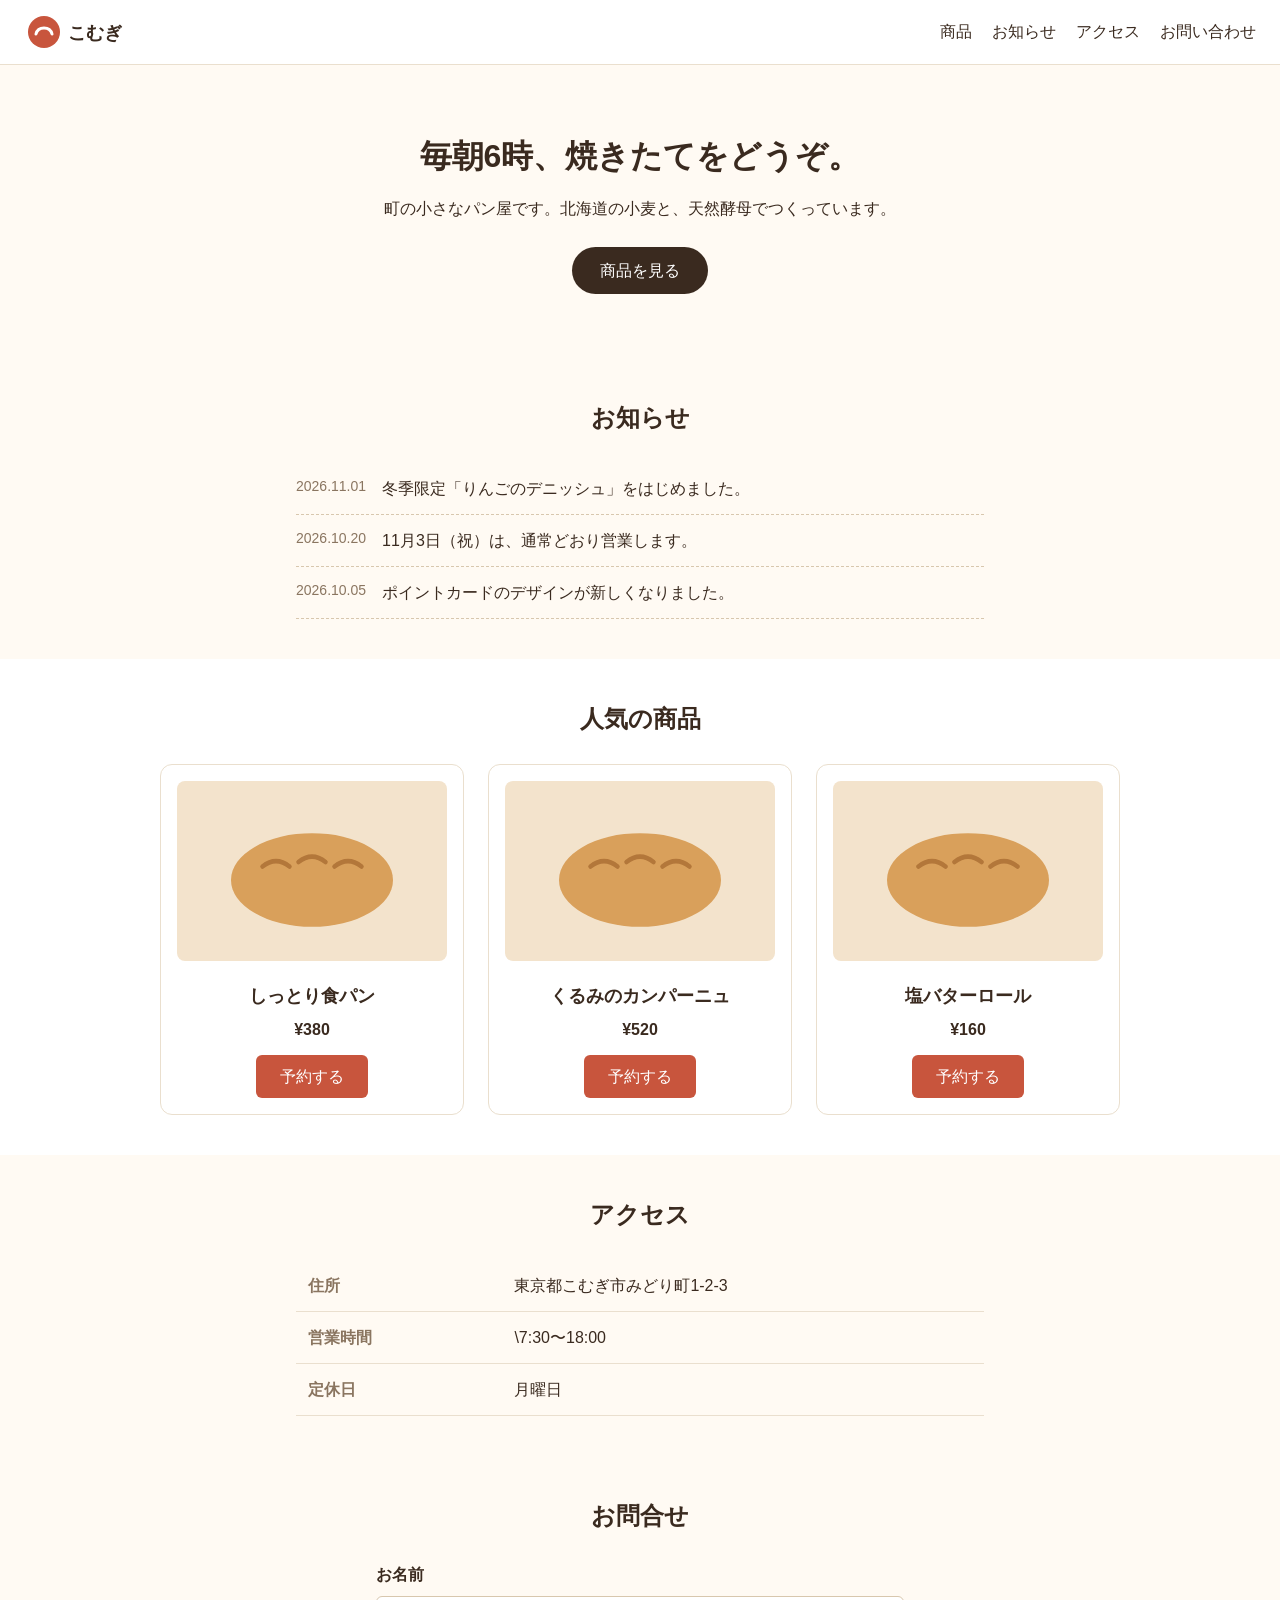
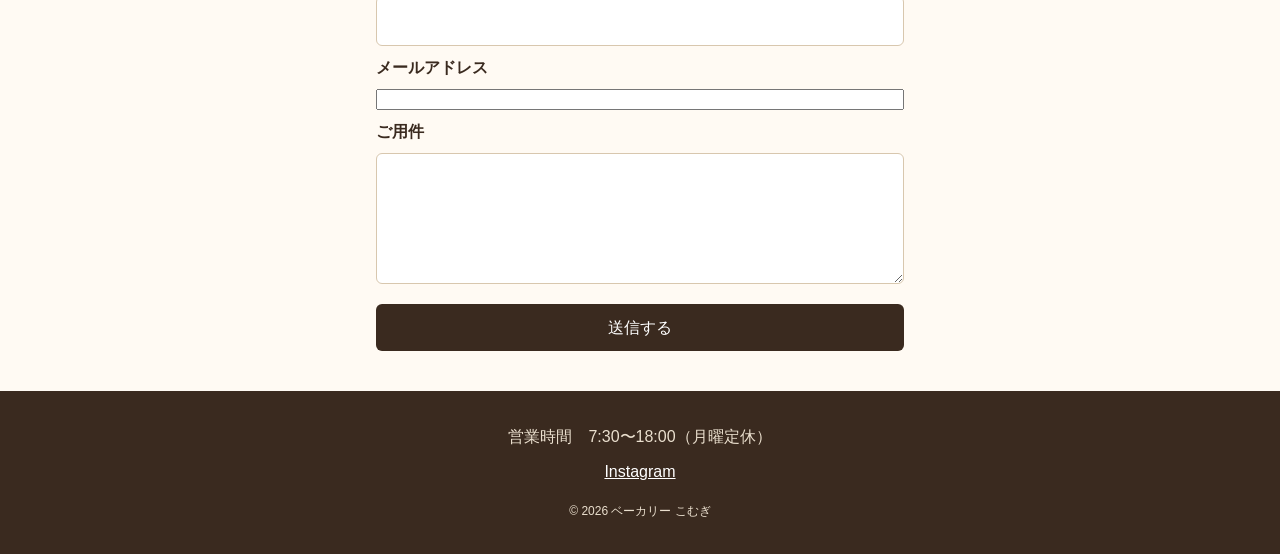
<file: index.html>
<!DOCTYPE html>
<html lang="ja">
<head>
  <meta charset="UTF-8">
  <meta name="viewport" content="width=device-width, initial-scale=1.0">
  <title>Document</title>
  <link rel="stylesheet" href="css/style.css">
</head>
<body>
  <header class="site-header">
    <img class="site-header__logo" src="img/logo.svg" alt="ベーカリー こむぎ">
    <nav>
      <ul class="site-header__nav">
        <li><a class="site-header__link" href="#products">商品</a></li>
        <li><a class="site-header__link" href="#news">お知らせ</a></li>
        <li><a class="site-header__link" href="#access">アクセス</a></li>
        <li><a class="site-header__link" href="#contact">お問い合わせ</a></li>
      </ul>
    </nav>
  </header>

  <div class="hero">
    <h1 class="hero__title">毎朝6時、焼きたてをどうぞ。</h1>
    <p class="hero__text">町の小さなパン屋です。北海道の小麦と、天然酵母でつくっています。</p>
    <a class="hero__button" href="#products">商品を見る</a>
  </div>

  <section class="news" id="news">
    <h2 class="section-title">お知らせ</h2>
    <ul class="newsList">
      <li class="newsList-item"><span class="date">2026.11.01</span><span class="text">冬季限定「りんごのデニッシュ」をはじめました。</span></li>
      <li class="newsList-item"><span class="date">2026.10.20</span><span class="text">11月3日（祝）は、通常どおり営業します。</span></li>
      <li class="newsList-item"><span class="date">2026.10.05</span><span class="text">ポイントカードのデザインが新しくなりました。</span></li>
    </ul>
  </section>

  <section class="products" id="products">
    <h2 class="section-title">人気の商品</h2>
    <div class="products__list">
      <div class="product-card">
        <img class="product-card__image" src="img/bread.svg">
        <h3 class="product-card__name">しっとり食パン</h3>
        <p class="product-card__price">¥380</p>
        <a class="product-card__button" href="#contact">予約する</a>
      </div>
      <div class="product-card">
        <img class="product-card__image" src="img/bread.svg">
        <h3 class="product-card__name">くるみのカンパーニュ</h3>
        <p class="product-card__price">¥520</p>
        <a class="product-card__button" href="#contact">予約する</a>
      </div>
      <div class="product-card">
        <img class="product-card__image" src="img/bread.svg">
        <h3 class="product-card__name">塩バターロール</h3>
        <p class="product-card__price">¥160</p>
        <a class="product-card__button" href="#contact">予約する</a>
      </div>
    </div>
    </div>
  </section>

  <section class="access" id="access">
    <h2 class="section-title">アクセス</h2>
    <table class="access__table">
      <tr><th>住所</th><td>東京都こむぎ市みどり町1-2-3</td></tr>
      <tr><th>営業時間</th><td>\7:30〜18:00</td></tr>
      <tr><th>定休日</th><td>月曜日</td></tr>
    </table>
  </section>

  <section class="contact" id="contact">
    <h2 class="section-title">お問合せ</h2>
    <form class="contact__form">
      <label class="contact__label" for="name">お名前</label>
      <input class="contact__input" type="text" id="username" name="name">
      <label class="contact__label" for="email">メールアドレス</label>
      <input type="email" id="email" name="email">
      <label class="contact__label" for="message">ご用件</label>
      <textarea class="contact__input" id="message" name="message" rows="4"></textarea>
      <button class="contact__button" type="submit">送信する</button>
    </form>
  </section>

  <footer class="site-footer">
    <p class="site-footer__hours">営業時間　7:30〜18:00（月曜定休）</p>
    <a class="site-footer__link" href="">Instagram</a>
    <p class="site-footer__copy">© 2026 ベーカリー こむぎ</p>
  </footer>
</body>
</html>
</file>
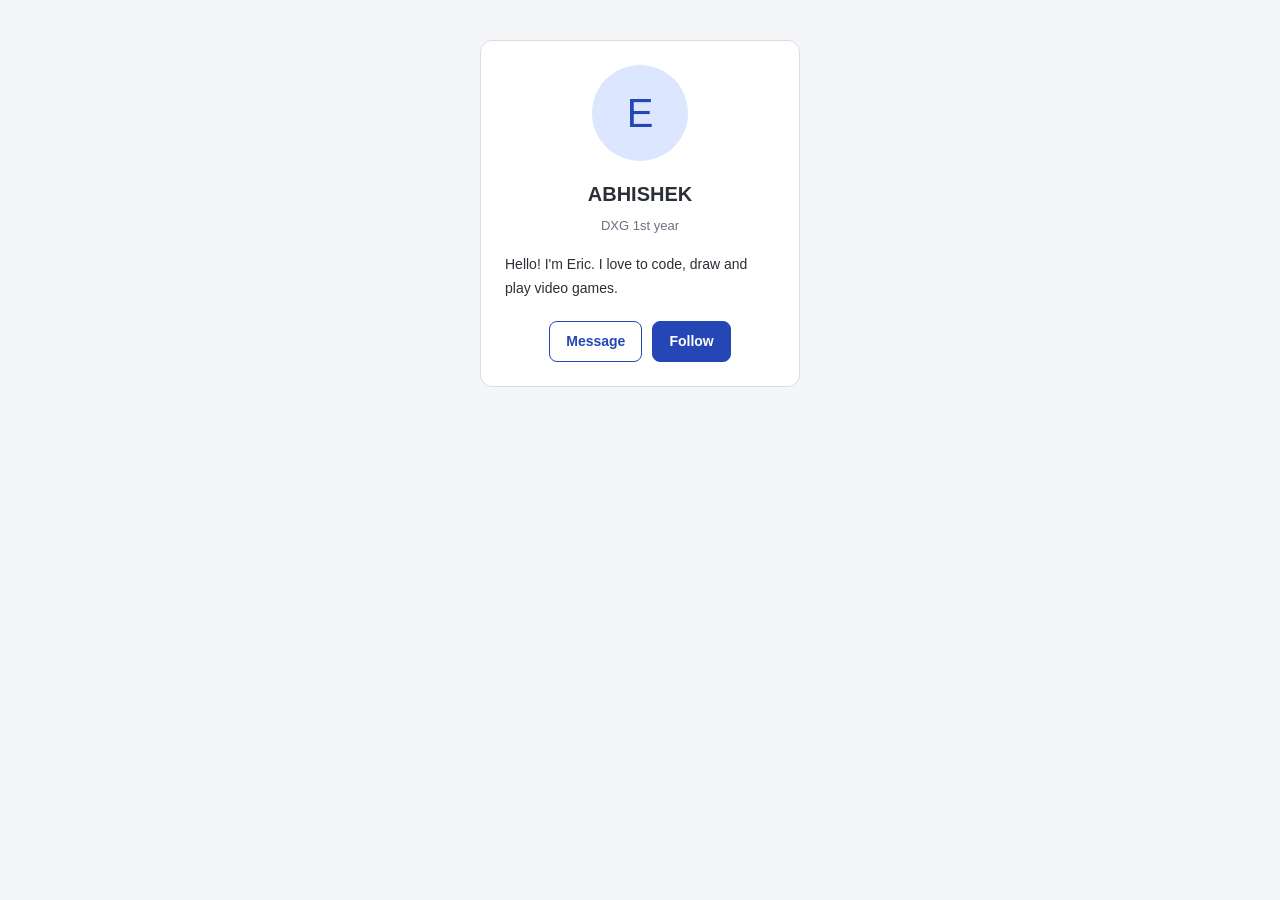
<file: 261002/index.html>
<!DOCTYPE html>
<html lang="en">
<head>
    <meta charset="UTF-8">
    <meta name="viewport" content="width=device-width, initial-scale=1.0">
    <title>Document</title>
    <link rel="stylesheet" href="/261002/style.css">
</head>
<body>
    <article class="profile">
        <p class="profile__icon">E</p>
        <h1 class="profile__name">ABHISHEK</h1>
        <p class="profile__year">DXG 1st year</p>
        <p class="profile__introduction">Hello! I'm Eric. I love to code, draw and play video games.</p>
        <div class="profile__footer">
            <a href="#" class="button">Message</a>
            <a href="#" class="button button--primary">Follow</a>
        </div>
    </article>
</body>
</html>
</file>
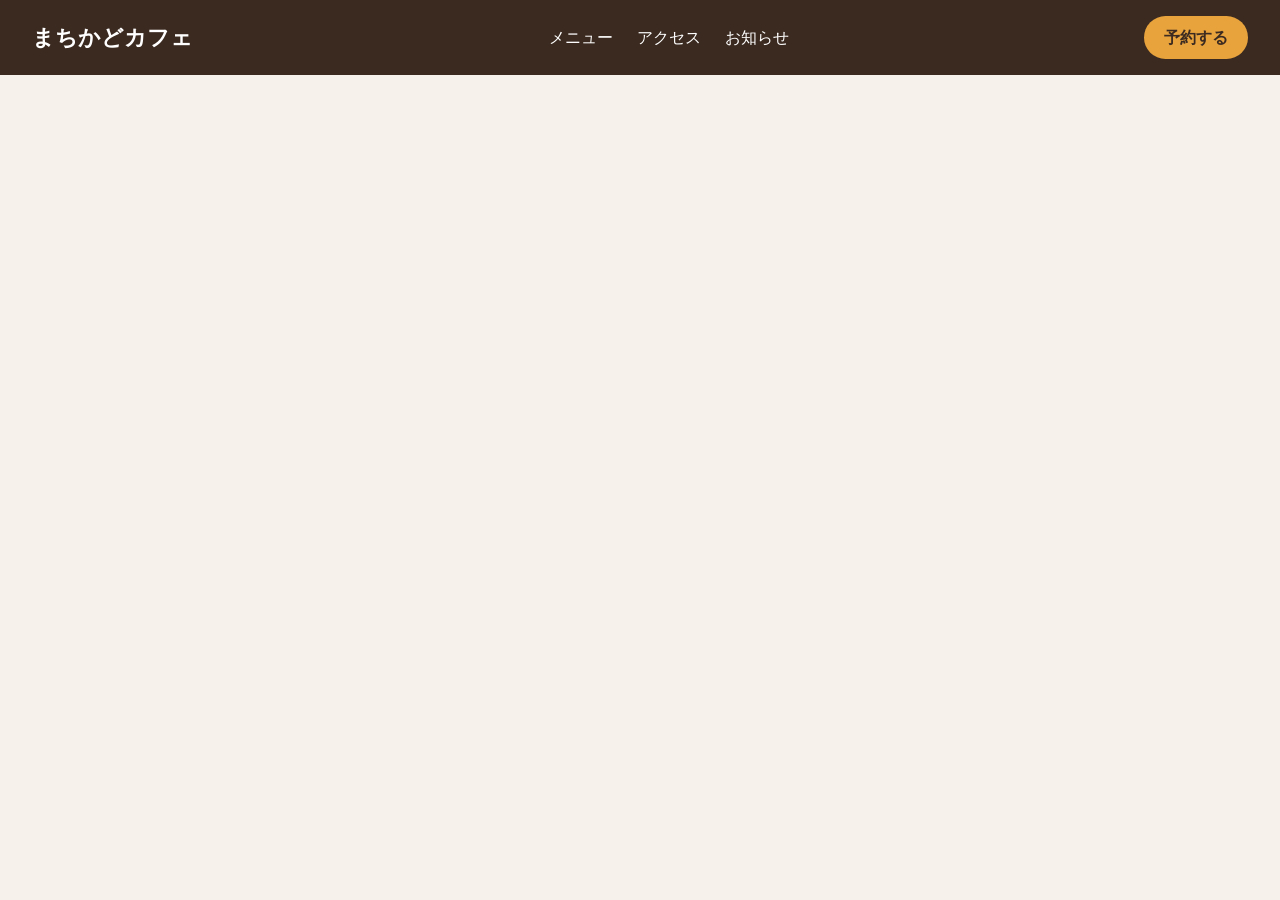
<file: 261009/index.html>
<!DOCTYPE html>
<html lang="ja">
<head>
  <meta charset="UTF-8">
  <meta name="viewport" content="width=device-width, initial-scale=1.0">
  <title>まちかどカフェ</title>
  <link rel="stylesheet" href="css/base.css">
  <link rel="stylesheet" href="css/header.css">
  <link rel="stylesheet" href="css/main.css">
  <link rel="stylesheet" href="css/footer.css">
</head>
<body>

  <!-- ===== A ヘッダー ここから ===== -->
      <header class="box">
    <h1 class="title">まちかどカフェ</h1>
    <ul class="list">
      <li><a class="link" href="#">メニュー</a></li>
      <li><a class="link" href="#">アクセス</a></li>
      <li><a class="link" href="#">お知らせ</a></li>
    </ul>
    <a class="btn" href="#">予約する</a>
  </header>

  <!-- ===== A ヘッダー ここまで ===== -->

  <!-- ===== B メイン ここから ===== -->

  <!-- ===== B メイン ここまで ===== -->

  <!-- ===== C フッター ここから ===== -->

  <!-- ===== C フッター ここまで ===== -->
</body>
</html>
</file>
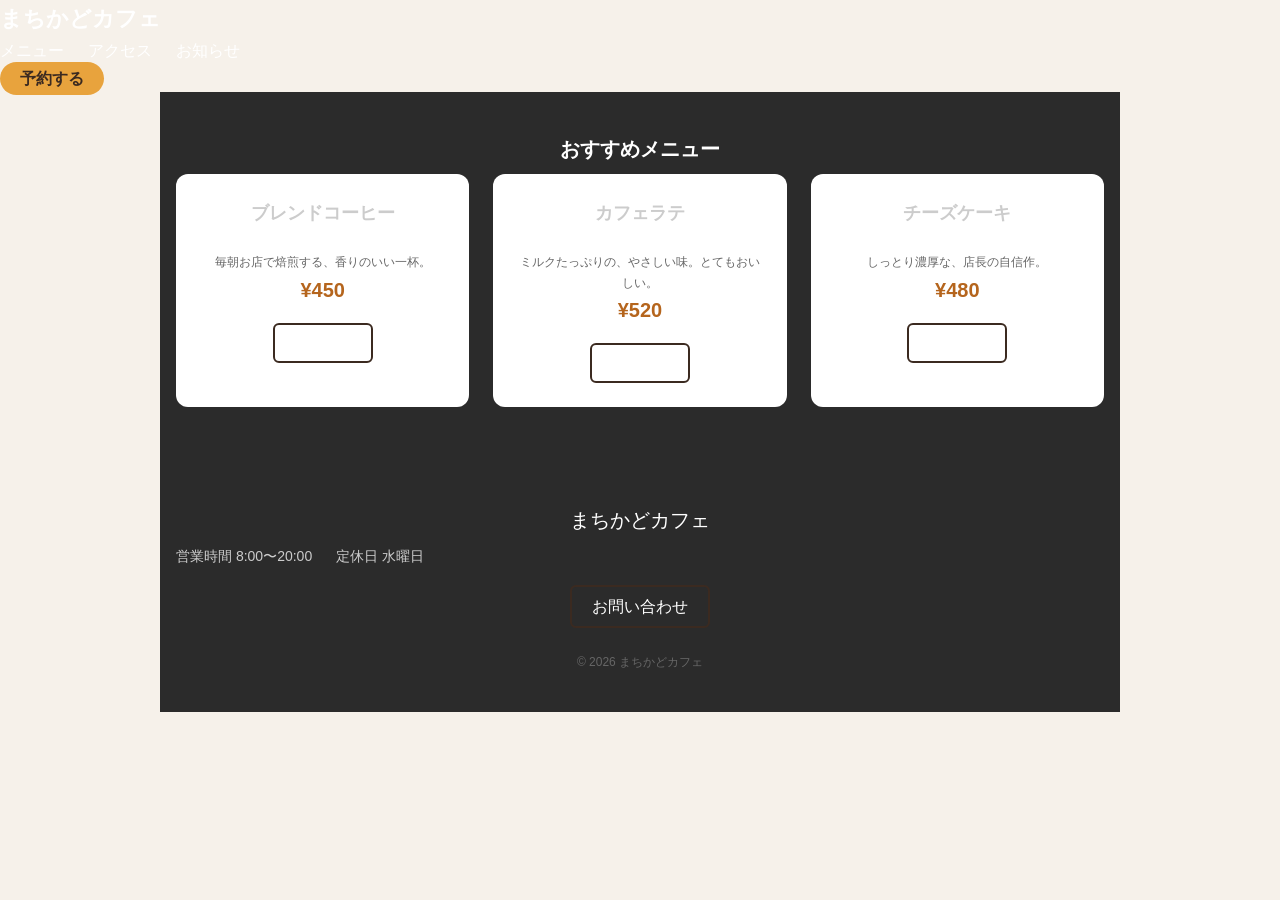
<file: 261016/index.html>
<!DOCTYPE html>
<html lang="ja">
<head>
  <meta charset="UTF-8">
  <meta name="viewport" content="width=device-width, initial-scale=1.0">
  <title>まちかどカフェ</title>
  <link rel="stylesheet" href="css/base.css">
  <link rel="stylesheet" href="css/header.css">
  <link rel="stylesheet" href="css/main.css">
  <link rel="stylesheet" href="css/footer.css">
</head>
<body>

  <!-- ===== A ヘッダー ここから ===== -->
      <header class="site-header">
    <h1 class="site-header__title">まちかどカフェ</h1>
    <ul class="site-header__list">
      <li><a class="site-header__link" href="#">メニュー</a></li>
      <li><a class="site-header__link" href="#">アクセス</a></li>
      <li><a class="site-header__link" href="#">お知らせ</a></li>
    </ul>
    <a class="site-header__btn" href="#">予約する</a>
  </header>

  <!-- ===== A ヘッダー ここまで ===== -->

  <!-- ===== B メイン ここから ===== -->
   <main class="box">
        <h2 class="title">おすすめメニュー</h2>

        <ul class="list">
            <li class="item">
                <h3 class="name">ブレンドコーヒー</h3>
                <p class="text">毎朝お店で焙煎する、香りのいい一杯。</p>
                <p class="price">¥450</p>
                <a class="btn" href="#">注文する</a>
            </li>

            <li class="item">
                <h3 class="name">カフェラテ</h3>
                <p class="text">ミルクたっぷりの、やさしい味。とてもおいしい。</p>
                <p class="price">¥520</p>
                <a class="btn" href="#">注文する</a>
            </li>

            <li class="item">
                <h3 class="name">チーズケーキ</h3>
                <p class="text">しっとり濃厚な、店長の自信作。</p>
                <p class="price">¥480</p>
                <a class="btn" href="#">注文する</a>
            </li>
        </ul>
    </main>

  <!-- ===== B メイン ここまで ===== -->

  <!-- ===== C フッター ここから ===== -->
   <footer class="box">
    <p class="title">まちかどカフェ</p>
    <ul class="list">
      <li>営業時間 8:00〜20:00</li>
      <li>定休日 水曜日</li>
    </ul>
    <a class="btn" href="#">お問い合わせ</a>
    <p class="text">© 2026 まちかどカフェ</p>
  </footer>

  <!-- ===== C フッター ここまで ===== -->
</body>
</html>
</file>
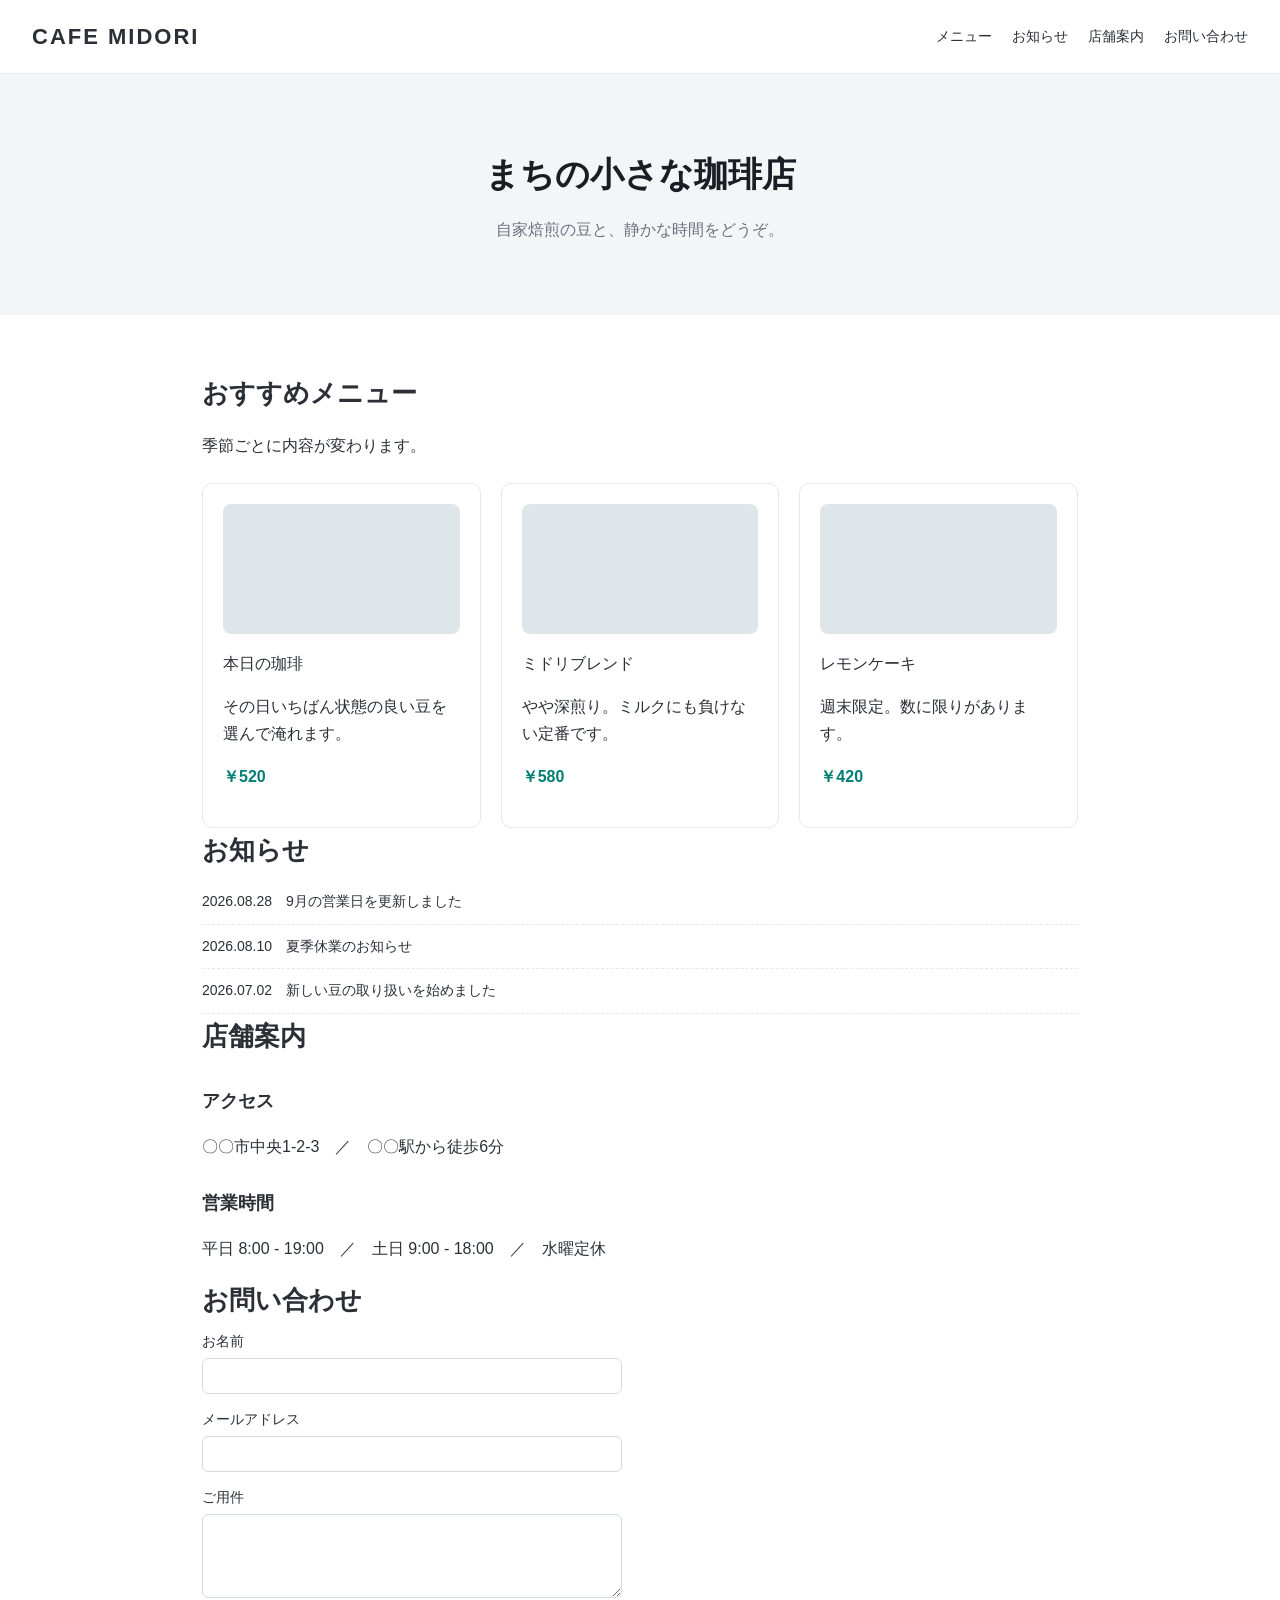
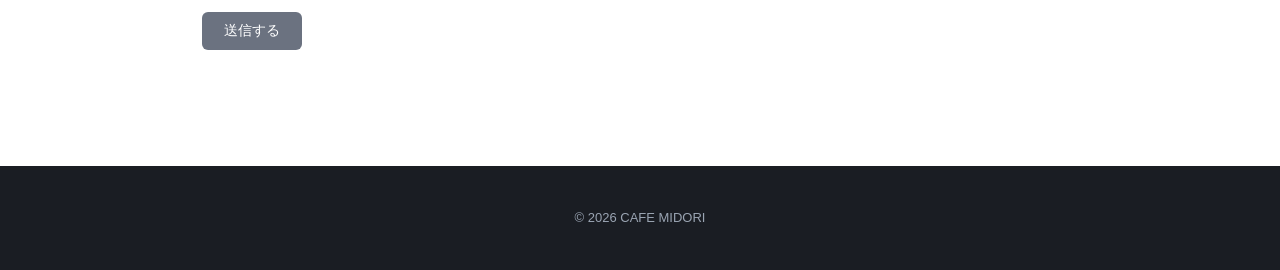
<file: 260904/sample-site.html>
<!DOCTYPE html>
<html lang="ja">
<head>
<meta charset="UTF-8">
<meta name="viewport" content="width=device-width, initial-scale=1.0">
<title>CAFE MIDORI｜まちの小さな珈琲店</title>
<style>
  /* ===== ベース ===== */
  * { box-sizing: border-box; }
  body { margin: 0; font-family: "Helvetica Neue", Arial, "Hiragino Kaku Gothic ProN", "Meiryo", sans-serif; color: #2b2f36; line-height: 1.7; }
  img { max-width: 100%; border-radius: 8px; display: block; }

  /* ===== ヘッダー ===== */
  header { display: flex; justify-content: space-between; align-items: center; padding: 18px 32px; border-bottom: 1px solid #e5e8ec; }
  header h1 { font-size: 22px; letter-spacing: 2px; margin: 0; }
  nav ul { display: flex; gap: 20px; list-style: none; margin: 0; padding: 0; font-size: 14px; }

  /* ===== ヒーロー ===== */
  .hero { padding: 72px 32px; background: #f3f5f7; text-align: center; }
  .hero-title { font-size: 34px; font-weight: bold; margin: 0 0 12px; }
  .hero-text { color: #6b7280; margin: 0; }

  /* ===== 本文 ===== */
  main { max-width: 940px; margin: 0 auto; padding: 56px 32px; }
  h2 { font-size: 26px; margin: 0 0 8px; }
  h3 { font-size: 18px; margin: 28px 0 8px; }

  /* ===== 商品カード ===== */
  .cards { display: flex; gap: 20px; margin-top: 24px; flex-wrap: wrap; }
  .card { flex: 1 1 260px; border: 1px solid #e5e8ec; border-radius: 10px; padding: 20px; }
  .card-title { font-size: 17px; font-weight: bold; margin: 12px 0 6px; }
  #shop .card .price { color: #017f72; font-weight: bold; }

  /* ===== お知らせ ===== */
  .news li { padding: 10px 0; border-bottom: 1px dashed #e5e8ec; font-size: 14px; list-style: none; }
  .news { padding: 0; margin: 0; }

  /* ===== フォーム ===== */
  form label { display: block; font-size: 14px; margin-bottom: 4px; }
  form input, form textarea { display: block; width: 100%; max-width: 420px; padding: 9px; margin-bottom: 14px; border: 1px solid #d6dbe2; border-radius: 6px; font-size: 14px; }
  .btn { background: #6b7280 !important; color: #fff; border: none; padding: 10px 22px; border-radius: 6px; font-size: 14px; cursor: pointer; }

  /* ===== フッター ===== */
  footer { background: #1a1d23; color: #9aa4b2; padding: 28px 32px; font-size: 13px; text-align: center; margin-top: 60px; }

  /* ============================================================
     ここから下が「あとから追加した」CSS。
     4つとも、書いたはずなのに画面に反映されない。
     ============================================================ */
  .price      { color: #d4593f; }          /* 課題1：価格を赤くしたい */
  .card-title { font-size: 22px; }         /* 課題2：カード見出しを大きくしたい */
  .btn        { background: #00a896; }     /* 課題3：ボタンを緑にしたい */
  .hero-title { color: #017f72; }          /* 課題4：ヒーローの見出しを緑にしたい */
</style>
</head>
<body>

  <header>
    <h1>CAFE MIDORI</h1>
    <nav>
      <ul>
        <li>メニュー</li>
        <li>お知らせ</li>
        <li>店舗案内</li>
        <li>お問い合わせ</li>
      </ul>
    </nav>
  </header>

  <section class="hero">
    <p class="hero-title" style="color:#1a1d23;">まちの小さな珈琲店</p>
    <p class="hero-text">自家焙煎の豆と、静かな時間をどうぞ。</p>
  </section>

  <main>

    <section id="shop">
      <h2>おすすめメニュー</h2>
      <p>季節ごとに内容が変わります。</p>

      <div class="cards">
        <article class="card">
          <img src="data:image/svg+xml;utf8,<svg xmlns='http://www.w3.org/2000/svg' width='400' height='220'><rect width='400' height='220' fill='%23dfe6ea'/></svg>" alt="本日の珈琲">
          <p class="cardtitle">本日の珈琲</p>
          <p>その日いちばん状態の良い豆を選んで淹れます。</p>
          <p class="price">￥520</p>
        </article>
        <article class="card">
          <img src="data:image/svg+xml;utf8,<svg xmlns='http://www.w3.org/2000/svg' width='400' height='220'><rect width='400' height='220' fill='%23dfe6ea'/></svg>" alt="ミドリブレンド">
          <p class="cardtitle">ミドリブレンド</p>
          <p>やや深煎り。ミルクにも負けない定番です。</p>
          <p class="price">￥580</p>
        </article>
        <article class="card">
          <img src="data:image/svg+xml;utf8,<svg xmlns='http://www.w3.org/2000/svg' width='400' height='220'><rect width='400' height='220' fill='%23dfe6ea'/></svg>" alt="レモンケーキ">
          <p class="cardtitle">レモンケーキ</p>
          <p>週末限定。数に限りがあります。</p>
          <p class="price">￥420</p>
        </article>
      </div>
    </section>

    <section>
      <h2>お知らせ</h2>
      <ul class="news">
        <li>2026.08.28　9月の営業日を更新しました</li>
        <li>2026.08.10　夏季休業のお知らせ</li>
        <li>2026.07.02　新しい豆の取り扱いを始めました</li>
      </ul>
    </section>

    <section>
      <h2>店舗案内</h2>
      <h3>アクセス</h3>
      <p>〇〇市中央1-2-3　／　〇〇駅から徒歩6分</p>
      <h3>営業時間</h3>
      <p>平日 8:00 - 19:00　／　土日 9:00 - 18:00　／　水曜定休</p>
    </section>

    <section>
      <h2>お問い合わせ</h2>
      <form>
        <label for="name">お名前</label>
        <input type="text" id="name">
        <label for="mail">メールアドレス</label>
        <input type="email" id="mail">
        <label for="body">ご用件</label>
        <textarea id="body" rows="4"></textarea>
        <button type="button" class="btn">送信する</button>
      </form>
    </section>

  </main>

  <footer>
    <p>&copy; 2026 CAFE MIDORI</p>
  </footer>

</body>
</html>
</file>
<file: css/style.css>
/* ベーカリー こむぎ */
* {
  box-sizing: border-box;
}

body {
  margin: 0;
  font-family: sans-serif;
  color: #3a2a1f;
  background: #fffaf3;
  line-height: 1.7;
}

/* ===== ヘッダー ===== */
.site-header {
  display: flex;
  justify-content: space-between;
  align-items: center;
  padding: 12px 24px;
  background: #fff;
  border-bottom: 1px solid #eadfce;
}

.site-header__logo {
  height: 40px;
}

.site-header__nav {
  display: flex;
  gap: 20px;
  margin: 0;
  padding: 0;
  list-style: none;
}

.site-header__link {
  color: #3a2a1f;
  text-decoration: none;
}

/* ===== メインビジュアル ===== */
.hero {
  width: 1100px;
  max-width:1100px;
  margin: 0 auto;
  padding: 64px 24px;
  text-align: center;
}

.hero__title {
  margin: 0 0 12px;
  font-size: 32px;
}

.hero__text {
  margin: 0 0 24px;
}

.hero__button {
  display: inline-block;
  padding: 10px 28px;
  border-radius: 999px;
  background: #3a2a1f;
  color: #fff;
  text-decoration: none;
}

/* ===== 見出し ===== */
.section-title {
  margin: 0 0 24px;
  font-size: 24px;
  text-align: center;
}

/* ===== お知らせ ===== */
.news {
  max-width: 720px;
  margin: 0 auto;
  padding: 40px 16px;
}

.newsList {
  margin: 0;
  padding: 0;
  list-style: none;
}

.newsList-item {
  display: flex;
  gap: 16px;
  padding: 12px 0;
  border-bottom: 1px dashed #d8c7ae;
}

.date {
  color: #8a7560;
  font-size: 14px;
}

/* ===== 商品 ===== */
.products {
  padding: 40px 16px;
  background: #fff;
}

.products__list {
  display: flex;
  gap: 24px;
  max-width: 960px;
  margin: 0 auto;
}

.product-card {
  flex: 1;
  padding: 16px;
  border: 1px solid #eadfce;
  border-radius: 12px;
  text-align: center;
}

.product-card__image {
  width: 100%;
  border-radius: 8px;
}

.product-card__name {
  margin: 12px 0 4px;
  font-size: 18px;
}

.product-card__price {
  margin: 0 0 12px;
  font-weight: bold;
}

.product-card__button {
  display: inline-block;
  padding: 8px 24px;
  border-radius: 6px;
  background: #c8553d;
  color: #fff;
  text-decoration: none;
}

.product-card__button:hover {
  background: #a63f2c;
}

/* ===== アクセス ===== */
.access {
  max-width: 720px;
  margin: 0 auto;
  padding: 40px 16px;
}

.access__table {
  width: 100%;
  border-collapse: collapse;
}

.access__table th,
.access__table td {
  padding: 12px;
  border-bottom: 1px solid #eadfce;
  text-align: left;
}

.access__table th {
  width: 30%;
  color: #8a7560;
}

/* ===== お問い合わせ ===== */
.contact {
  max-width: 560px;
  margin: 0 auto;
  padding: 40px 16px;
}

.contact__form {
  display: grid;
  gap: 8px;
}

.contact__label {
  font-weight: bold;
}

.contact__input {
  padding: 10px;
  border: 1px solid #d8c7ae;
  border-radius: 6px;
  font: inherit;
}

.contact__input:focus {
  outline: 3px solid #c8553d;
}

.contact__button {
  margin-top: 12px;
  padding: 10px;
  border: none;
  border-radius: 6px;
  background: #3a2a1f;
  color: #fff;
  font: inherit;
}

/* ===== フッター ===== */
.site-footer {
  padding: 32px 16px;
  background: #3a2a1f;
  color: #eadfce;
  text-align: center;
}

.site-footer__hours {
  margin: 0 0 8px;
}

.site-footer__link {
  color: #fff;
}

.site-footer__copy {
  margin: 16px 0 0;
  font-size: 12px;
}

@media (max-width: 600px) {
  .site-header {
    flex-direction: column;
    gap: 8px;
  }

  .products__list {
    flex-direction: column;
  }
}
</file>
<file: 261002/style.css>
/* common */
* {
  box-sizing: border-box;
}

body {
    margin: 0;
    padding: 40px 20px;
  background: #f3f5f7;
  color: #2b2f36;
  font-family: sans-serif;
  line-height: 1.7;
}
.button {
display: inline-block;
padding: 8px 16px;
border: 1px solid #2447b5;
border-radius: 8px;
color: #2447b5;
font-size: 14px;
font-weight: bold;
text-decoration: none;
}
.button--primary {
background: #2447b5;
color: #ffffff;
}

.profile {
max-width: 320px;
margin: 0 auto;
padding: 24px;
background: #ffffff;
border: 1px solid #d8dee6;
border-radius: 12px;
}

.profile__icon {
width: 96px;
height: 96px;
margin: 0 auto 16px;
border-radius: 50%;
background: #dce7ff;
color: #2447b5;
font-size: 40px;
line-height: 96px;
text-align: center;
}
.profile__name {
margin: 0;
font-size: 20px;
text-align: center;
}
.profile__year {
margin: 4px 0 16px;
font-size: 13px;
color: #6b7280;
text-align: center;
}
.profile__introduction {
margin: 0;
font-size: 14px;
}
.profile__footer {
display: flex;
justify-content: center;
gap: 10px;
margin-top: 20px;
}
/* profile */
</file>
<file: 261009/css/base.css>
/* base.css … 先生が用意したファイル。だれも書きかえない */

* {
  box-sizing: border-box;
}

body {
  margin: 0;
  font-family: sans-serif;
  color: #333;
  background: #f6f1ea;
  line-height: 1.7;
}
</file>
<file: 261009/css/header.css>
/* header.css … A さんの担当 */
.box {
  display: flex;
  justify-content: space-between;
  align-items: center;
  padding: 16px 32px;
  background: #3b2a20;
}

.title {
  margin: 0;
  font-size: 22px;
  color: #fff;
}

.list {
  display: flex;
  gap: 24px;
  margin: 0;
  padding: 0;
  list-style: none;
}

.link {
  color: #fff;
  text-decoration: none;
}

.btn {
  padding: 8px 20px;
  border-radius: 999px;
  background: #e8a33d;
  color: #3b2a20;
  font-weight: bold;
  text-decoration: none;
}
</file>
<file: 261009/css/main.css>
/* main.css … B さんの担当 */
</file>
<file: 261009/css/footer.css>
/* footer.css … C さんの担当 */
</file>
<file: 261016/css/base.css>
/* base.css … 先生が用意したファイル。だれも書きかえない */

* {
  box-sizing: border-box;
}

body {
  margin: 0;
  font-family: sans-serif;
  color: #333;
  background: #f6f1ea;
  line-height: 1.7;
}
</file>
<file: 261016/css/header.css>
/* header.css … A さんの担当 */
.site-header__box{
  display: flex;
  justify-content: space-between;
  align-items: center;
  padding: 16px 32px;
  background: #3b2a20;
}

.site-header__title {
  margin: 0;
  font-size: 22px;
  color: #fff;
}

.site-header__list {
  display: flex;
  gap: 24px;
  margin: 0;
  padding: 0;
  list-style: none;
}

.site-header__link {
  color: #fff;
  text-decoration: none;
}

.site-header__btn {
  padding: 8px 20px;
  border-radius: 999px;
  background: #e8a33d;
  color: #3b2a20;
  font-weight: bold;
  text-decoration: none;
}
</file>
<file: 261016/css/main.css>
/* main.css … B さんの担当 */

.box {
  max-width: 960px;
  margin: 0 auto;
  padding: 48px 16px;
}

.title {
  margin: 0 0 24px;
  font-size: 28px;
  text-align: center;
  color: #3b2a20;
}

.list {
  display: flex;
  gap: 24px;
  margin: 0;
  padding: 0;
  list-style: none;
}

.item {
  flex: 1;
  padding: 24px;
  border-radius: 12px;
  background: #fff;
  text-align: center;
}

.name {
  margin: 0;
  font-size: 18px;
}

.text {
  margin: 8px 0;
  font-size: 14px;
  color: #666;
}

.price {
  margin: 0 0 16px;
  font-size: 20px;
  font-weight: bold;
  color: #b5651d;
}

.btn {
  display: inline-block;
  padding: 6px 20px;
  border: 2px solid #3b2a20;
  border-radius: 6px;
  color: #3b2a20;
  text-decoration: none;
}
</file>
<file: 261016/css/footer.css>
/* footer.css … C さんの担当 */
/* main.css … B さんの担当 */

.box {
  padding: 40px 16px;
  background: #2b2b2b;
  color: #ccc;
  text-align: center;
}

.title {
  margin: 0 0 8px;
  font-size: 20px;
  color: #fff;
}

.list {
  margin: 0 0 16px;
  padding: 0;
  list-style: none;
  font-size: 14px;
}

.btn {
  color: #fff;
}

.text {
  margin: 24px 0 0;
  font-size: 12px;
}
</file>
